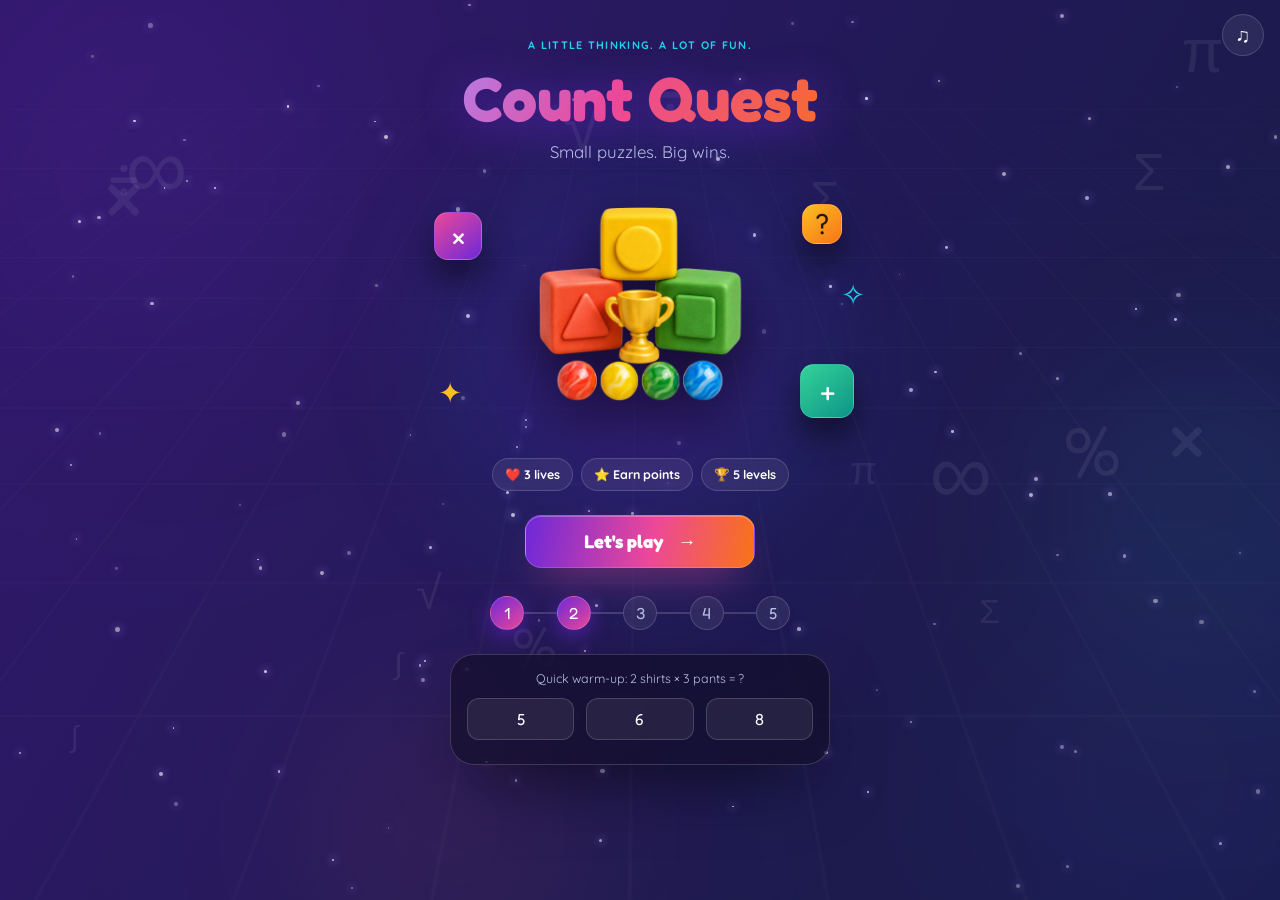
<file: index.html>
<!DOCTYPE html>
<html lang="en">
<head>
  <meta charset="UTF-8" />
  <meta name="viewport" content="width=device-width, initial-scale=1.0" />
  <title>Count Quest – Counting Puzzle Game</title>
  <link rel="preconnect" href="https://fonts.googleapis.com" />
  <link href="https://fonts.googleapis.com/css2?family=Fredoka:wght@400;600;700&family=Quicksand:wght@500;700&display=swap" rel="stylesheet" />
  <link rel="stylesheet" href="style.css" />
</head>
<body>
  <!-- Layered animated background -->
  <div class="bg" aria-hidden="true">
    <div class="bg-gradient"></div>
    <div class="bg-aurora">
      <i class="blob blob-purple"></i>
      <i class="blob blob-blue"></i>
      <i class="blob blob-cyan"></i>
      <i class="blob blob-orange"></i>
    </div>
    <div class="bg-grid"></div>
    <div class="bg-symbols" id="symbols"></div>
    <div class="bg-particles" id="particles"></div>
    <div class="bg-spotlight" id="spotlight"></div>
  </div>

  <button id="soundBtn" class="sound-toggle" aria-label="Mute sound" aria-pressed="false" title="Mute sound">♫</button>
  <div id="effects" class="effects" aria-hidden="true"></div>

  <!-- Start screen -->
  <section id="start" class="screen active">
    <div class="eyebrow">A LITTLE THINKING. A LOT OF FUN.</div>
    <h1 class="title">Count Quest</h1>
    <p class="sub">Small puzzles. Big wins.</p>
    <div class="arcade-scene">
      <span class="floating-block block-coral" aria-hidden="true">×</span>
      <span class="floating-block block-mint" aria-hidden="true">+</span>
      <span class="floating-block block-gold" aria-hidden="true">?</span>
      <img id="gameArt" class="game-art" src="toys.png" alt="Colorful counting blocks, marbles and a trophy" width="1024" height="1024" />
      <span class="scene-spark spark-one" aria-hidden="true">✦</span>
      <span class="scene-spark spark-two" aria-hidden="true">✧</span>
    </div>
    <div class="start-stats"><span>❤️ <b>3 lives</b></span><span>⭐ <b>Earn points</b></span><span>🏆 <b>5 levels</b></span></div>
    <button class="btn start-button" id="startBtn">Let's play <span aria-hidden="true">→</span></button>
    <div class="level-road" aria-label="Five levels"><span class="road-stop">1</span><i></i><span class="road-stop">2</span><i></i><span class="road-stop">3</span><i></i><span class="road-stop">4</span><i></i><span class="road-stop">5</span></div>
    <div class="mini-puzzle"><p>Quick warm-up: 2 shirts × 3 pants = ?</p><div id="warmupOptions"><button class="mini-choice" data-value="5">5</button><button class="mini-choice" data-value="6">6</button><button class="mini-choice" data-value="8">8</button></div><p id="warmupFeedback" aria-live="polite"> </p></div>
  </section>

  <!-- Game screen -->
  <section id="game" class="screen">
    <header class="hud">
      <div class="badge" id="levelPill"><span class="badge-icon" aria-hidden="true">◆</span><span id="levelName">Level 1</span></div>
      <div class="pill hearts" id="lives" aria-label="Lives left">❤️❤️❤️</div>
      <div class="pill score-pill" id="scorePill"><span class="score-icon" aria-hidden="true">⭐</span><span id="score">0</span></div>
      <div class="ring" id="ring" aria-label="Time left">
        <svg viewBox="0 0 44 44" aria-hidden="true">
          <circle class="ring-track" cx="22" cy="22" r="19"></circle>
          <circle class="ring-fill" id="ringFill" cx="22" cy="22" r="19"></circle>
        </svg>
        <span id="timer">30</span>
      </div>
    </header>

    <div class="progress" role="progressbar" aria-label="Level progress" aria-valuemin="0" aria-valuemax="100" aria-valuenow="0" id="progressBar">
      <div class="progress-fill" id="progressFill"></div>
    </div>

    <div class="track" id="track"></div>

    <div class="card" id="card">
      <div class="tag" id="topic">Topic</div>
      <p class="question" id="question"></p>
      <div class="options" id="options"></div>
      <div class="feedback hidden" id="feedback" aria-live="polite">
        <div id="answerIcon" class="answer-icon" aria-hidden="true"></div>
        <h3 id="fbTitle"></h3>
        <p id="fbText"></p>
        <button class="btn" id="nextBtn">Next</button>
      </div>
    </div>
  </section>

  <!-- Level up screen -->
  <section id="levelUp" class="screen">
    <div class="celebration-icon" aria-hidden="true">🏆</div>
    <h2 class="title" id="luTitle">Level Clear!</h2>
    <p class="sub" id="luText"></p>
    <div class="track big" id="luTrack"></div>
    <p class="next-ready" id="nextReady"></p>
    <button class="btn" id="luBtn">Next Level</button>
  </section>

  <!-- End screen -->
  <section id="end" class="screen">
    <h2 class="title" id="endTitle">Game Over</h2>
    <p class="sub" id="endText"></p>
    <div class="track big" id="endTrack"></div>
    <p class="end-hint">Fresh lives, fresh score. Start a new game or go back to the start.</p>
    <div class="end-actions">
      <button class="btn" id="againBtn">Start New Game <span aria-hidden="true">↻</span></button>
      <button class="btn ghost" id="homeBtn">Back to Start</button>
    </div>
  </section>

  <script src="game.js"></script>
</body>
</html>
</file>
<file: style.css>
:root {
  --purple: #6D28D9; --indigo: #312E81; --blue: #1E3A8A; --orange: #F97316; --pink: #EC4899; --cyan: #22D3EE;
  --ink: #ffffff; --muted: #b9bfe3; --muted-2: #8b93c2;
  --good: #34D399; --bad: #FB7185; --gold: #FBBF24;
  --glass: rgba(255, 255, 255, .07); --glass-hi: rgba(255, 255, 255, .13);
  --stroke: rgba(255, 255, 255, .16); --card-fill: rgba(14, 12, 32, .58);
  --shadow: 0 30px 80px -30px rgba(0, 0, 0, .85);
  --button-gradient: linear-gradient(100deg, var(--purple), var(--pink) 55%, var(--orange));
  --title-gradient: linear-gradient(120deg, #a78bfa, var(--pink) 45%, var(--orange));
  --shine: linear-gradient(100deg, transparent, rgba(255, 255, 255, .28), transparent);
  --ring-length: 119.4;
}
* { box-sizing: border-box; margin: 0; padding: 0; }
body { font-family: 'Quicksand', sans-serif; color: var(--ink); min-height: 100vh; background: #07061a; display: flex; justify-content: center; align-items: flex-start; padding: 42px 20px; overflow-x: hidden; }
button { touch-action: manipulation; }
button:focus-visible { outline: 3px solid var(--cyan); outline-offset: 4px; }
.screen { display: none; width: 100%; max-width: 720px; text-align: center; position: relative; z-index: 1; animation: enter .45s ease both; }
.screen.active { display: block; }
.title { font-family: 'Fredoka', sans-serif; font-weight: 700; font-size: 3.4rem; line-height: 1.1; margin: 12px 0 6px; background: var(--title-gradient); background-clip: text; color: transparent; filter: drop-shadow(0 6px 20px rgba(109, 40, 217, .55)); }
.eyebrow { color: var(--cyan); font-weight: 800; font-size: .68rem; letter-spacing: .12em; }
.sub { font-size: 1.05rem; margin-bottom: 20px; color: var(--muted); line-height: 1.5; }

/* ---------- Layer 1: animated gradient ---------- */
.bg { position: fixed; inset: 0; overflow: hidden; pointer-events: none; z-index: 0; }
.bg-gradient { position: absolute; inset: -25%; background: linear-gradient(120deg, var(--purple), var(--indigo) 22%, var(--blue) 42%, var(--orange) 66%, var(--pink) 84%, var(--purple)); background-size: 300% 300%; opacity: .5; animation: gradient-drift 28s ease-in-out infinite; }
/* ---------- Layer 2: aurora blobs ---------- */
.bg-aurora { position: absolute; inset: 0; }
.blob { position: absolute; border-radius: 50%; filter: blur(90px); opacity: .13; mix-blend-mode: screen; animation: blob-drift 26s ease-in-out infinite alternate; }
.blob-purple { width: 46vmax; height: 46vmax; top: -14%; left: -10%; background: radial-gradient(circle, var(--purple), transparent 70%); }
.blob-blue { width: 44vmax; height: 44vmax; bottom: -18%; right: -12%; background: radial-gradient(circle, var(--blue), transparent 70%); animation-delay: -7s; }
.blob-cyan { width: 32vmax; height: 32vmax; top: 34%; right: -10%; background: radial-gradient(circle, var(--cyan), transparent 70%); animation-delay: -13s; }
.blob-orange { width: 30vmax; height: 30vmax; bottom: -14%; left: 20%; background: radial-gradient(circle, var(--orange), transparent 70%); animation-delay: -19s; }
/* ---------- Layer 4: perspective grid ---------- */
.bg-grid { position: absolute; inset: -30%; background-image: linear-gradient(rgba(255, 255, 255, .6) 1px, transparent 1px), linear-gradient(90deg, rgba(255, 255, 255, .6) 1px, transparent 1px); background-size: 68px 68px; opacity: .035; transform: perspective(700px) rotateX(48deg) scale(1.7); animation: grid-drift 22s linear infinite; }
/* ---------- Layer 3: floating math symbols ---------- */
.bg-symbols { position: absolute; inset: 0; transform: translate3d(var(--par-x, 0px), var(--par-y, 0px), 0); transition: transform .9s ease-out; }
.bg-symbols span { position: absolute; font-family: 'Fredoka', sans-serif; color: #fff; opacity: .07; filter: blur(.6px); animation: symbol-float var(--dur, 18s) ease-in-out infinite alternate; }
/* ---------- Layer 5: particles ---------- */
.bg-particles { position: absolute; inset: 0; transform: translate3d(calc(var(--par-x, 0px) * -1.6), calc(var(--par-y, 0px) * -1.6), 0); transition: transform .7s ease-out; }
.bg-particles span { position: absolute; border-radius: 50%; background: #fff; box-shadow: 0 0 8px 2px rgba(167, 139, 250, .55); animation: particle-drift var(--dur, 20s) linear infinite; }
/* ---------- Layer 6: mouse spotlight ---------- */
.bg-spotlight { position: absolute; left: 0; top: 0; width: 560px; height: 560px; margin: -280px 0 0 -280px; border-radius: 50%; background: radial-gradient(circle, rgba(109, 40, 217, .32), rgba(30, 58, 138, .18) 45%, transparent 70%); filter: blur(28px); transform: translate3d(var(--mx, 50vw), var(--my, 40vh), 0); transition: transform .35s ease-out; }

/* ---------- Start screen ---------- */
.game-art { display: block; width: 250px; height: 250px; object-fit: contain; margin: -12px auto -8px; animation: float 4s ease-in-out infinite; }
.start-stats { display: flex; justify-content: center; flex-wrap: wrap; gap: 8px; font-size: .78rem; margin-bottom: 24px; }
.start-stats span { padding: 8px 12px; background: var(--glass); border: 1px solid var(--stroke); border-radius: 999px; backdrop-filter: blur(14px); white-space: nowrap; }
.btn { position: relative; overflow: hidden; font-family: 'Fredoka', sans-serif; font-size: 1.15rem; font-weight: 700; background: var(--button-gradient); color: var(--ink); border: 1px solid var(--stroke); border-radius: 16px; padding: 14px 32px; cursor: pointer; box-shadow: 0 18px 40px -18px rgba(236, 72, 153, .8), inset 0 1px 0 rgba(255, 255, 255, .25); transition: transform .16s ease, box-shadow .2s ease, filter .2s ease; }
.btn:hover { transform: translateY(-3px) scale(1.02); filter: brightness(1.08); box-shadow: 0 26px 50px -18px rgba(236, 72, 153, .95), inset 0 1px 0 rgba(255, 255, 255, .3); }
.btn:active { transform: translateY(2px) scale(.99); box-shadow: 0 8px 18px -10px rgba(236, 72, 153, .8); }
.btn::after { content: ''; position: absolute; inset: 0; background: var(--shine); transform: translateX(-120%); animation: shine-sweep 5s ease-in-out infinite; pointer-events: none; }
.start-button { min-width: 230px; }
.start-button span { margin-left: 10px; }
.level-road { display: flex; align-items: center; justify-content: center; margin: 28px auto 24px; max-width: 300px; }
.road-stop { width: 34px; height: 34px; flex-shrink: 0; display: grid; place-items: center; border-radius: 50%; background: var(--glass); border: 1px solid var(--stroke); font-family: 'Fredoka'; color: var(--muted); transition: transform .2s; }
.road-stop:nth-of-type(-n+2) { background: linear-gradient(140deg, var(--purple), var(--pink)); color: var(--ink); box-shadow: 0 6px 20px rgba(109, 40, 217, .6); }
.road-stop:hover { transform: translateY(-6px) rotate(-10deg); }
.level-road i { height: 2px; background: var(--stroke); flex: 1; }
.mini-puzzle { background: var(--card-fill); border: 1px solid var(--stroke); border-radius: 24px; padding: 16px; backdrop-filter: blur(20px); font-size: .78rem; color: var(--muted); box-shadow: var(--shadow); }
#warmupOptions { display: flex; justify-content: center; gap: 12px; margin-top: 12px; }
.mini-choice { flex: 1; height: 42px; background: var(--glass); border: 1px solid var(--stroke); border-radius: 12px; font-family: 'Fredoka'; color: var(--ink); font-size: 1rem; cursor: pointer; transition: transform .15s, background .2s, border-color .2s; }
.mini-choice:hover { background: var(--glass-hi); transform: translateY(-2px) scale(1.03); border-color: var(--pink); }
.mini-choice.right { background: var(--good); border-color: var(--good); color: #06281c; }
.mini-choice.wrong { background: var(--bad); border-color: var(--bad); color: #3b0716; }
#warmupFeedback { min-height: 0; margin-top: 8px; font-size: .75rem; font-weight: 700; line-height: 1.4; }
#warmupFeedback:empty { margin: 0; }
.arcade-scene { position: relative; height: 236px; width: 100%; margin: 0 auto 18px; display: grid; place-items: center; }
.game-art { position: relative; z-index: 2; width: 215px; height: 215px; margin: 0; filter: drop-shadow(0 20px 26px rgba(0, 0, 0, .6)); }
.floating-block { position: absolute; width: 48px; height: 48px; border-radius: 14px; display: grid; place-items: center; font-family: 'Fredoka'; font-size: 1.8rem; border: 1px solid var(--stroke); box-shadow: 0 18px 30px rgba(0, 0, 0, .45); animation: block-float 4.4s ease-in-out infinite; }
.block-coral { left: 24px; top: 28px; background: linear-gradient(140deg, var(--pink), var(--purple)); --turn: -12deg; }
.block-mint { right: 16px; bottom: 22px; width: 54px; height: 54px; background: linear-gradient(140deg, var(--good), #0d9488); --turn: 12deg; animation-delay: -.9s; }
.block-gold { right: 28px; top: 20px; width: 40px; height: 40px; color: #2a1600; background: linear-gradient(140deg, var(--gold), var(--orange)); --turn: 20deg; animation-delay: -1.8s; }
.scene-spark { position: absolute; font-size: 1.8rem; color: var(--gold); animation: sparkle 3s ease-in-out infinite; }
.spark-one { left: 28px; bottom: 30px; }
.spark-two { right: 5px; top: 92px; color: var(--cyan); animation-delay: -1.5s; }

/* ---------- HUD ---------- */
.sound-toggle { position: fixed; top: 14px; right: 16px; width: 42px; height: 42px; border: 1px solid var(--stroke); border-radius: 50%; background: var(--glass); color: var(--ink); cursor: pointer; font-size: 1.25rem; z-index: 10; backdrop-filter: blur(14px); transition: transform .18s, background .2s; }
.sound-toggle:hover { transform: translateY(-2px) scale(1.05); background: var(--glass-hi); }
.hud { display: flex; gap: 10px; justify-content: center; align-items: center; flex-wrap: wrap; margin: 14px 0 16px; }
.badge { display: inline-flex; align-items: center; gap: 8px; padding: 9px 16px; border-radius: 999px; background: var(--card-fill); border: 1px solid var(--stroke); backdrop-filter: blur(16px); font-family: 'Fredoka'; font-weight: 600; box-shadow: 0 0 26px rgba(109, 40, 217, .45), inset 0 1px 0 rgba(255, 255, 255, .1); animation: badge-float 5s ease-in-out infinite; }
.badge-icon { color: var(--cyan); animation: icon-pulse 2.4s ease-in-out infinite; }
.pill { display: inline-flex; align-items: center; gap: 6px; padding: 9px 14px; font-weight: 700; font-size: 1rem; background: var(--card-fill); border: 1px solid var(--stroke); border-radius: 14px; backdrop-filter: blur(16px); }
.pill.hearts { letter-spacing: 1px; }
.pill.hearts.hurt { animation: hearts-hurt .55s ease; }
.pill.score-pill { color: var(--gold); }
.pill.score-pill.sparkle { animation: gold-sparkle .8s ease; }
.ring { position: relative; width: 54px; height: 54px; display: grid; place-items: center; }
.ring svg { position: absolute; inset: 0; width: 100%; height: 100%; transform: rotate(-90deg); }
.ring-track { fill: none; stroke: rgba(255, 255, 255, .14); stroke-width: 4; }
.ring-fill { fill: none; stroke: var(--good); stroke-width: 4; stroke-linecap: round; stroke-dasharray: var(--ring-length); stroke-dashoffset: 0; transition: stroke-dashoffset .95s linear, stroke .4s ease; }
.ring.warn .ring-fill { stroke: var(--orange); }
.ring.danger .ring-fill { stroke: var(--bad); }
.ring.danger { animation: ring-pulse .9s ease-in-out infinite; }
.ring span { font-family: 'Fredoka'; font-size: 1rem; }

/* ---------- Progress bar ---------- */
.progress { position: relative; height: 9px; border-radius: 999px; background: rgba(255, 255, 255, .08); border: 1px solid var(--stroke); overflow: hidden; margin: 0 auto 18px; max-width: 460px; }
.progress-fill { height: 100%; width: 0; border-radius: 999px; background: linear-gradient(90deg, var(--purple), var(--pink) 55%, var(--orange)); box-shadow: 0 0 20px rgba(236, 72, 153, .6); transition: width .6s cubic-bezier(.2, .8, .2, 1); }

/* ---------- Answer track ---------- */
.track { display: flex; gap: 8px; justify-content: center; flex-wrap: wrap; margin-bottom: 20px; }
.dot { width: 34px; height: 34px; border-radius: 50%; display: grid; place-items: center; font-weight: 700; font-size: .85rem; background: var(--glass); color: var(--muted); border: 1px solid var(--stroke); transition: transform .25s, background .3s; }
.dot.good { background: linear-gradient(140deg, var(--good), #0d9488); color: #06281c; border-color: transparent; animation: dot-pop .45s ease; }
.dot.bad { background: linear-gradient(140deg, var(--bad), #be123c); color: #fff; border-color: transparent; animation: dot-pop .45s ease; }
.dot.now { border-color: var(--pink); color: var(--ink); animation: dot-pulse 1.7s ease-in-out infinite; }
.track.big .dot { width: 42px; height: 42px; }

/* ---------- Quiz card ---------- */
.card { position: relative; padding: 26px 22px 24px; border-radius: 24px; background: var(--card-fill); border: 1px solid var(--stroke); backdrop-filter: blur(24px) saturate(150%); box-shadow: var(--shadow), inset 0 1px 0 rgba(255, 255, 255, .09); animation: card-float 7s ease-in-out infinite; }
.card::before { content: ''; position: absolute; inset: 0; border-radius: 24px; background: var(--shine); opacity: .5; transform: translateX(-120%); animation: shine-sweep 9s ease-in-out infinite; pointer-events: none; }
.card.flash-good { animation: flash-good .8s ease; }
.card.flash-bad { animation: flash-bad .8s ease; }
.card.shake { animation: shake .45s ease; }
.tag { display: inline-block; color: var(--cyan); font-weight: 800; font-size: .78rem; letter-spacing: .1em; text-transform: uppercase; margin-bottom: 14px; }
.question { font-size: 1.35rem; line-height: 1.55; margin-bottom: 24px; animation: q-in .5s cubic-bezier(.2, .8, .2, 1) both; }
.options { display: grid; grid-template-columns: 1fr 1fr; gap: 12px; }
.opt { position: relative; font-family: 'Fredoka'; font-size: 1.3rem; background: var(--glass); border: 1px solid var(--stroke); border-radius: 16px; min-height: 62px; padding: 14px; cursor: pointer; color: var(--ink); transition: transform .18s ease, background .2s, border-color .2s, box-shadow .2s; }
.opt:hover:not(:disabled) { background: var(--glass-hi); border-color: var(--pink); transform: translateY(-4px) scale(1.03); box-shadow: 0 18px 34px -16px rgba(236, 72, 153, .8); }
.opt:active:not(:disabled) { transform: translateY(1px) scale(.98); }
.opt.right { background: linear-gradient(140deg, var(--good), #0d9488); border-color: transparent; color: #06281c; box-shadow: 0 0 0 2px rgba(52, 211, 153, .55), 0 0 44px rgba(52, 211, 153, .45); animation: dot-pop .5s ease; }
.opt.right::after { content: '✓'; position: absolute; top: 6px; right: 12px; font-size: 1rem; animation: sparkle .6s ease; }
.opt.wrong { background: linear-gradient(140deg, var(--bad), #be123c); border-color: transparent; color: #fff; box-shadow: 0 0 0 2px rgba(251, 113, 133, .55), 0 0 44px rgba(251, 113, 133, .4); animation: shake .45s ease; }
.opt:disabled { cursor: default; }
.feedback { margin-top: 22px; padding: 16px 0 2px; animation: enter .35s ease both; }
.feedback h3 { font-family: 'Fredoka'; font-size: 1.3rem; margin-bottom: 8px; }
.feedback p { margin-bottom: 18px; line-height: 1.5; color: var(--muted); }
.feedback.good h3, .feedback.good .answer-icon { color: var(--good); }
.feedback.bad h3, .feedback.bad .answer-icon { color: var(--bad); }
.answer-icon { font-size: 2.5rem; height: 52px; font-weight: 800; animation: bounce .55s ease; }
.hidden { display: none; }

/* ---------- Level up / end ---------- */
.celebration-icon { font-size: 5rem; margin-top: 40px; animation: trophy 1s ease both; filter: drop-shadow(0 10px 30px rgba(251, 191, 36, .6)); }
.next-ready { font-family: 'Fredoka'; font-size: 1.6rem; color: var(--good); margin: 22px 0; animation: enter .7s .2s both; }
.end-hint { font-size: .8rem; color: var(--muted-2); margin: 6px 0 16px; }
.end-actions { display: flex; gap: 12px; justify-content: center; align-items: center; flex-wrap: wrap; }
.end-actions .btn { min-width: 190px; }
.btn.ghost { background: var(--glass); border: 1px solid var(--stroke); box-shadow: none; backdrop-filter: blur(14px); }
.btn.ghost:hover { background: var(--glass-hi); box-shadow: 0 14px 30px -18px rgba(167, 139, 250, .8); }

/* ---------- Confetti ---------- */
.effects { position: fixed; inset: 0; pointer-events: none; overflow: hidden; z-index: 20; }
.confetti { position: absolute; top: -20px; width: 9px; height: 15px; background: var(--pink); animation: fall 1.8s ease-in forwards; }
.confetti:nth-child(3n) { background: var(--purple); }
.confetti:nth-child(3n+1) { background: var(--gold); }
.confetti:nth-child(4n) { background: var(--cyan); }
.burst { position: absolute; width: 8px; height: 8px; border-radius: 50%; background: var(--good); box-shadow: 0 0 10px 2px currentColor; animation: burst-out .85s ease-out forwards; }

/* ---------- Keyframes ---------- */
@keyframes enter { from { opacity: 0; transform: translateY(14px); } to { opacity: 1; transform: none; } }
@keyframes q-in { from { opacity: 0; transform: translateY(18px) scale(.96); } to { opacity: 1; transform: none; } }
@keyframes float { 50% { transform: translateY(-9px) rotate(2deg); } }
@keyframes bounce { 45% { transform: scale(1.12) translateY(-4px); } }
@keyframes trophy { from { transform: scale(.4) rotate(-20deg); opacity: 0; } 70% { transform: scale(1.15) rotate(8deg); } to { transform: none; opacity: 1; } }
@keyframes shake { 25%, 75% { transform: translateX(-8px); } 50% { transform: translateX(8px); } }
@keyframes fall { to { transform: translateY(100vh) rotate(600deg); opacity: 0; } }
@keyframes gradient-drift { 0% { background-position: 0% 50%; } 50% { background-position: 100% 50%; } 100% { background-position: 0% 50%; } }
@keyframes blob-drift { 0% { transform: translate(0, 0) scale(1); } 50% { transform: translate(6%, -5%) scale(1.12); } 100% { transform: translate(-5%, 6%) scale(.95); } }
@keyframes grid-drift { to { background-position: 68px 68px; } }
@keyframes symbol-float { from { transform: translateY(0) rotate(-6deg); } to { transform: translateY(-26px) rotate(8deg); } }
@keyframes particle-drift { 0% { transform: translate(0, 0); opacity: .2; } 50% { transform: translate(var(--dx, 12px), var(--dy, -18px)); opacity: .85; } 100% { transform: translate(0, 0); opacity: .2; } }
@keyframes block-float { 0%, 100% { transform: translateY(0) rotate(var(--turn)); } 50% { transform: translateY(-12px) rotate(calc(var(--turn) + 6deg)); } }
@keyframes sparkle { 50% { transform: scale(.7) rotate(25deg); opacity: .4; } }
@keyframes icon-pulse { 50% { transform: scale(1.25); opacity: .75; } }
@keyframes shine-sweep { 0%, 68% { transform: translateX(-120%); } 88%, 100% { transform: translateX(120%); } }
@keyframes card-float { 50% { transform: translateY(-6px); } }
@keyframes badge-float { 50% { transform: translateY(-3px); } }
@keyframes dot-pulse { 50% { transform: scale(1.12); box-shadow: 0 0 0 6px rgba(236, 72, 153, .12); } }
@keyframes dot-pop { 40% { transform: scale(1.25); } }
@keyframes ring-pulse { 50% { transform: scale(1.09); filter: drop-shadow(0 0 10px rgba(251, 113, 133, .8)); } }
@keyframes hearts-hurt { 30% { transform: scale(1.18) rotate(-6deg); filter: drop-shadow(0 0 12px rgba(251, 113, 133, .9)); } 60% { transform: scale(.94); } }
@keyframes gold-sparkle { 40% { transform: scale(1.14); filter: drop-shadow(0 0 14px rgba(251, 191, 36, .9)); } }
@keyframes flash-good { 40% { box-shadow: 0 0 0 2px rgba(52, 211, 153, .6), 0 0 70px rgba(52, 211, 153, .45), var(--shadow); } }
@keyframes flash-bad { 40% { box-shadow: 0 0 0 2px rgba(251, 113, 133, .6), 0 0 70px rgba(251, 113, 133, .45), var(--shadow); } }

/* ---------- Responsive ---------- */
@media (min-width: 700px) { body { padding-top: 38px; } #start { max-width: 460px; } #start .title { font-size: 3.9rem; } .arcade-scene { height: 256px; } .game-art { width: 240px; height: 240px; } .mini-puzzle { max-width: 380px; margin: auto; } }
@media (max-width: 520px) { body { padding: 60px 16px 24px; } .title { font-size: 2.6rem; } .start-stats { gap: 6px; font-size: .68rem; } .start-stats span { padding: 7px 9px; } .question { font-size: 1.15rem; } .hud { gap: 6px; } .pill { font-size: .85rem; padding: 8px 10px; } .options { grid-template-columns: 1fr; } .card { padding: 20px 16px; } }
@media (prefers-reduced-motion: reduce) { *, *::before, *::after { animation: none !important; transition: none !important; } .confetti { display: none; } .bg-spotlight { display: none; } }
@keyframes burst-out { to { transform: translate(var(--bx, 0), var(--by, 0)) scale(.2); opacity: 0; } }
</file>
